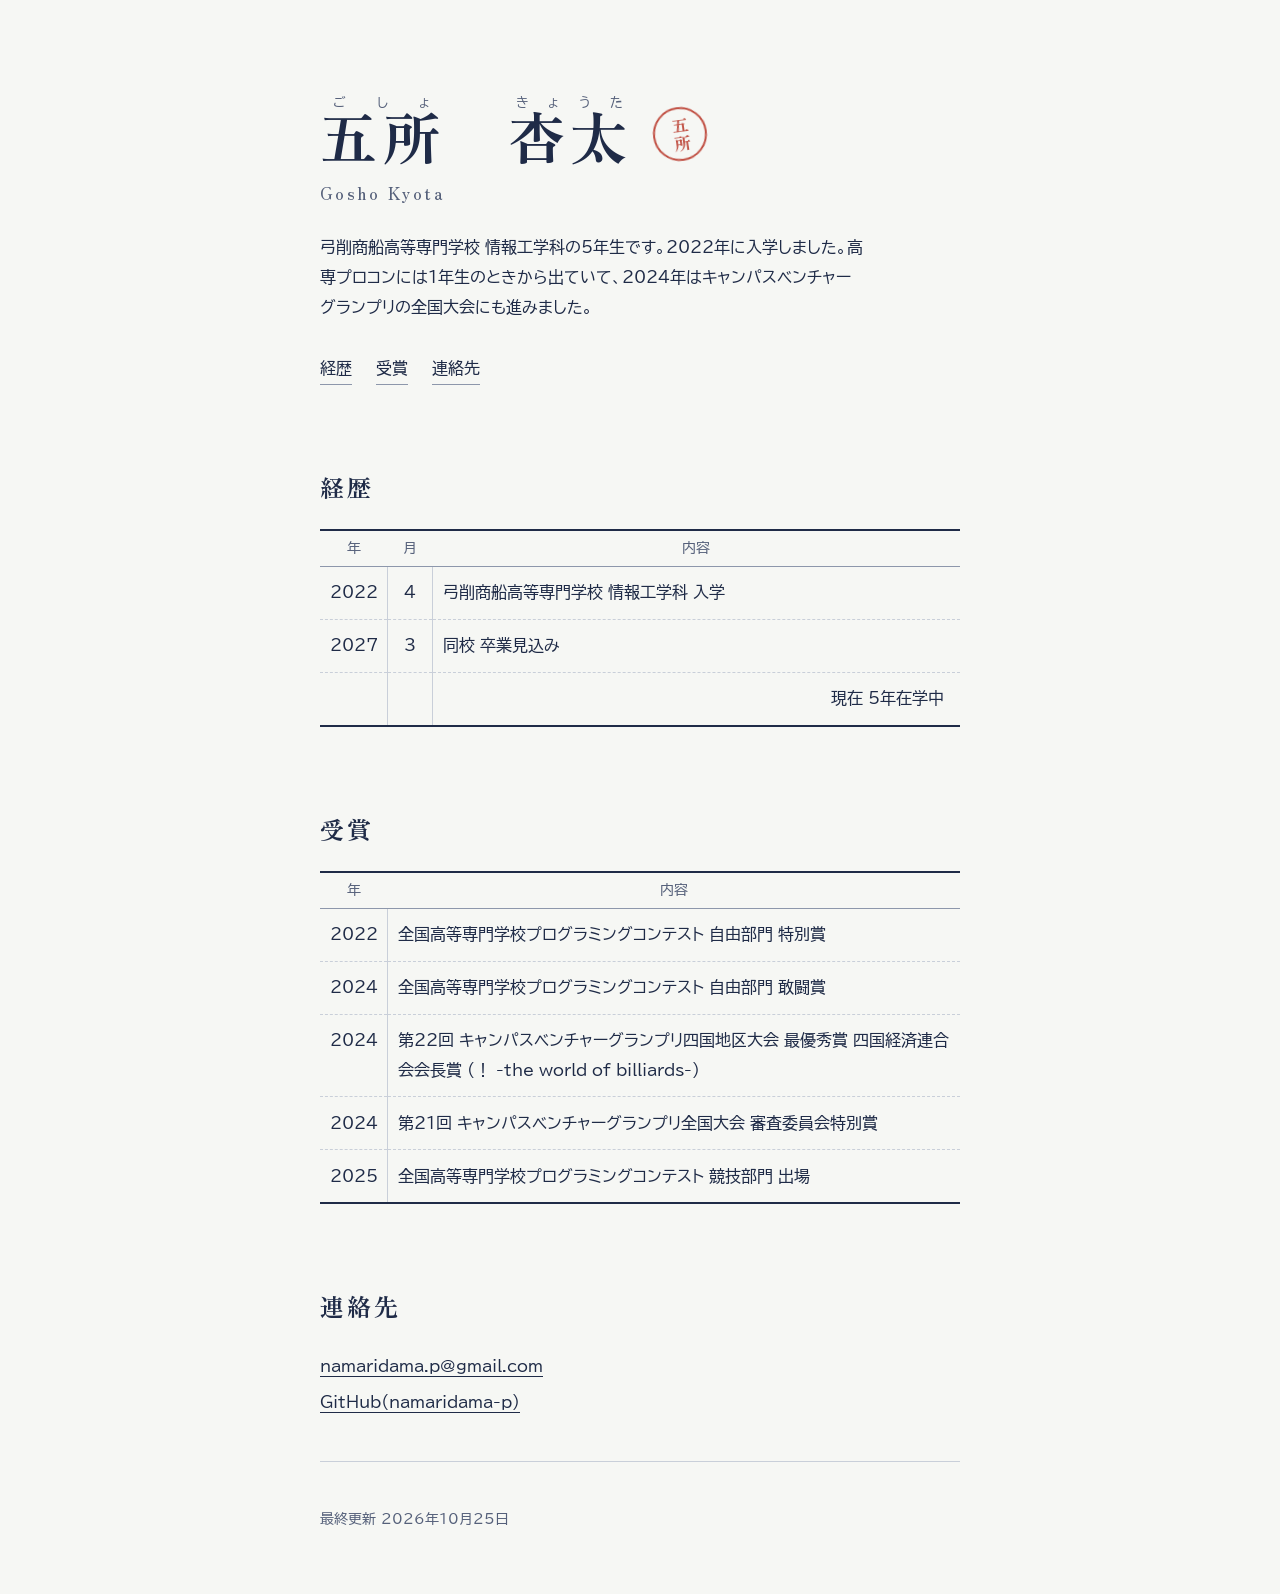
<file: index.html>
<!doctype html>
<html lang="ja">
<head>
  <meta charset="utf-8">
  <meta name="viewport" content="width=device-width, initial-scale=1">

  <title>五所 杏太（Gosho Kyota）| 弓削商船高専 情報工学科</title>
  <meta name="description" content="五所杏太（Gosho Kyota）の経歴ページ。弓削商船高等専門学校 情報工学科の5年生です。高専プロコン自由部門で特別賞・敢闘賞、キャンパスベンチャーグランプリ四国地区で最優秀賞を受賞しました。">
  <link rel="canonical" href="https://namaridama-p.github.io/">
  <meta name="author" content="五所 杏太">
  <meta name="theme-color" content="#f6f7f4" media="(prefers-color-scheme: light)">
  <meta name="theme-color" content="#161b26" media="(prefers-color-scheme: dark)">

  <!-- SNS でシェアされたときの表示（OGP） -->
  <meta property="og:type" content="profile">
  <meta property="og:site_name" content="五所 杏太">
  <meta property="og:title" content="五所 杏太（Gosho Kyota）| 弓削商船高専 情報工学科">
  <meta property="og:description" content="弓削商船高等専門学校 情報工学科の5年生、五所杏太の経歴ページです。">
  <meta property="og:url" content="https://namaridama-p.github.io/">
  <meta property="og:image" content="https://namaridama-p.github.io/assets/og-image.png">
  <meta property="og:image:width" content="1200">
  <meta property="og:image:height" content="630">
  <meta property="og:locale" content="ja_JP">
  <meta property="profile:first_name" content="杏太">
  <meta property="profile:last_name" content="五所">
  <meta name="twitter:card" content="summary_large_image">

  <link rel="icon" href="favicon.svg" type="image/svg+xml">

  <link rel="preconnect" href="https://fonts.googleapis.com">
  <link rel="preconnect" href="https://fonts.gstatic.com" crossorigin>
  <link rel="stylesheet" href="https://fonts.googleapis.com/css2?family=BIZ+UDPGothic:wght@400;700&family=Zen+Old+Mincho:wght@500;700&display=swap">
  <link rel="stylesheet" href="style.css">

  <!-- 検索エンジン向けの構造化データ -->
  <script type="application/ld+json">
  {
    "@context": "https://schema.org",
    "@type": "ProfilePage",
    "dateModified": "2026-10-25",
    "mainEntity": {
      "@type": "Person",
      "name": "五所 杏太",
      "alternateName": "Gosho Kyota",
      "givenName": "杏太",
      "familyName": "五所",
      "url": "https://namaridama-p.github.io/",
      "image": "https://namaridama-p.github.io/assets/og-image.png",
      "affiliation": {
        "@type": "CollegeOrUniversity",
        "name": "弓削商船高等専門学校",
        "department": { "@type": "Organization", "name": "情報工学科" }
      },
      "award": [
        "全国高等専門学校プログラミングコンテスト 自由部門 特別賞（2022年）",
        "全国高等専門学校プログラミングコンテスト 自由部門 敢闘賞（2024年）",
        "第22回 キャンパスベンチャーグランプリ四国地区大会 最優秀賞 四国経済連合会会長賞（2024年）",
        "第21回 キャンパスベンチャーグランプリ全国大会 審査委員会特別賞（2024年）"
      ],
      "sameAs": [
        "https://github.com/namaridama-p"
      ]
    }
  }
  </script>
</head>
<body>
  <a class="skip" href="#main">本文へ移動</a>

  <header class="masthead">
    <div class="name-block">
      <h1>
        <ruby>五所<rt>ごしょ</rt></ruby>&#x3000;<ruby>杏太<rt>きょうた</rt></ruby>
      </h1>
      <span class="seal" aria-hidden="true">五所</span>
    </div>
    <p class="romaji" lang="en">Gosho Kyota</p>
    <p class="lede">
      弓削商船高等専門学校 情報工学科の5年生です。2022年に入学しました。高専プロコンには1年生のときから出ていて、2024年はキャンパスベンチャーグランプリの全国大会にも進みました。
    </p>
    <!-- セクションを表示したら、ここにもリンクを足す -->
    <nav aria-label="ページ内">
      <a href="#history">経歴</a>
      <a href="#awards">受賞</a>
      <a href="#contact">連絡先</a>
    </nav>
  </header>

  <main id="main">

    <section id="history" aria-labelledby="h-history">
      <h2 id="h-history">経歴</h2>
      <table class="rireki">
        <caption class="visually-hidden">学歴（古い順）</caption>
        <thead>
          <tr><th scope="col">年</th><th scope="col">月</th><th scope="col">内容</th></tr>
        </thead>
        <tbody>
          <tr>
            <td><time datetime="2022-04">2022</time></td><td>4</td>
            <td>弓削商船高等専門学校 情報工学科 入学</td>
          </tr>
          <tr>
            <td><time datetime="2027-03">2027</time></td><td>3</td>
            <td>同校 卒業見込み</td>
          </tr>
          <tr class="end"><td></td><td></td><td>現在 5年在学中</td></tr>
        </tbody>
      </table>
    </section>

    <section id="awards" aria-labelledby="h-awards">
      <h2 id="h-awards">受賞</h2>
      <table class="rireki awards">
        <caption class="visually-hidden">受賞歴（古い順）</caption>
        <thead>
          <tr><th scope="col">年</th><th scope="col">内容</th></tr>
        </thead>
        <tbody>
          <tr>
            <td><time datetime="2022">2022</time></td>
            <td>全国高等専門学校プログラミングコンテスト 自由部門 特別賞</td>
          </tr>
          <tr>
            <td><time datetime="2024">2024</time></td>
            <td>全国高等専門学校プログラミングコンテスト 自由部門 敢闘賞</td>
          </tr>
          <tr>
            <td><time datetime="2024">2024</time></td>
            <td>第22回 キャンパスベンチャーグランプリ四国地区大会 最優秀賞 四国経済連合会会長賞 (！ -the world of billiards-)</td>
          </tr>
          <tr>
            <td><time datetime="2024">2024</time></td>
            <td>第21回 キャンパスベンチャーグランプリ全国大会 審査委員会特別賞</td>
          </tr>
          <tr>
            <td><time datetime="2025">2025</time></td>
            <td>全国高等専門学校プログラミングコンテスト 競技部門 出場</td>
          </tr>
          <!-- 高専セキュリティコンテスト：調べたらここに1行ずつ足す
          <tr>
            <td><time datetime="（年）">（年）</time></td>
            <td>高専セキュリティコンテスト （順位・賞）</td>
          </tr>
          -->
        </tbody>
      </table>
    </section>

    <!--
      ▼ やったこと（制作物・研究・コンテスト・インターンなど）
      書けたら、この下のコメントを外して表示する。nav にも <a href="#works">やったこと</a> を足す。
      1件ごとに <details> を1つ。閉じた状態で「何を」、開くと「どうやって・どうなった」。

    <section id="works" aria-labelledby="h-works">
      <h2 id="h-works">やったこと</h2>

      <details class="work">
        <summary>
          <span class="work-title">（作ったものの名前）</span>
          <span class="work-meta">（年）／（授業・部活・個人・コンテスト名など）</span>
        </summary>
        <div class="work-body">
          <p>（何を作ったか。なぜ作ったか。どこで苦労したか。結果どうなったか。数字があれば入れる）</p>
          <p>使ったもの：（言語・ツール）</p>
        </div>
      </details>
    </section>
    -->

    <!--
      ▼ 技術。星やバーで「レベル」を描かず、どのくらい・何に使ったかを書く。
      nav に <a href="#skills">技術</a> を足す。

    <section id="skills" aria-labelledby="h-skills">
      <h2 id="h-skills">技術</h2>
      <dl class="skills">
        <div><dt>（言語名）</dt><dd>（いつから・何に使ったか）</dd></div>
      </dl>
    </section>
    -->

    <section id="contact" aria-labelledby="h-contact">
      <h2 id="h-contact">連絡先</h2>
      <ul class="links">
        <li><a href="mailto:namaridama.p@gmail.com">namaridama.p@gmail.com</a></li>
        <li><a href="https://github.com/namaridama-p" rel="me">GitHub（namaridama-p）</a></li>
      </ul>
    </section>
  </main>

  <footer>
    <p>最終更新 <time datetime="2026-10-25">2026年10月25日</time></p>
  </footer>
</body>
</html>
</file>
<file: style.css>
/*
  色は「紙」と「ブルーブラックのインク」、それに印鑑の朱だけ。
  朱は印鑑にしか使わない（あちこちに使うと安っぽくなる）。
*/
:root {
  --paper: #f6f7f4;
  --ink: #1f2b47;
  --ink-soft: #55607a;
  --rule: #c9cfd9;
  --rule-strong: #8d97ab;
  --seal: #c0392b;
  --focus: #2f6fdb;

  --mincho: "Zen Old Mincho", "Hiragino Mincho ProN", "Yu Mincho", serif;
  --gothic: "BIZ UDPGothic", "Hiragino Sans", "Yu Gothic", "Meiryo", sans-serif;
}

@media (prefers-color-scheme: dark) {
  :root {
    --paper: #161b26;
    --ink: #e3e7ef;
    --ink-soft: #a3acbf;
    --rule: #333c4f;
    --rule-strong: #5b667d;
    --seal: #e0645a;
    --focus: #7aa7ff;
  }
}

*, *::before, *::after { box-sizing: border-box; }

html { -webkit-text-size-adjust: 100%; }

body {
  margin: 0;
  background: var(--paper);
  color: var(--ink);
  font-family: var(--gothic);
  font-size: 1rem;
  line-height: 1.85;
  font-feature-settings: "palt" 0;
  padding: 0 16px;
}

.masthead, main, footer {
  max-width: 40rem;
  margin-inline: auto;
}

a { color: inherit; text-underline-offset: .25em; text-decoration-thickness: 1px; }
a:hover { text-decoration-thickness: 2px; }
:focus-visible { outline: 2px solid var(--focus); outline-offset: 3px; border-radius: 2px; }

.skip {
  position: absolute; left: -9999px;
}
.skip:focus { left: 16px; top: 8px; background: var(--paper); padding: .25rem .5rem; }

.visually-hidden {
  position: absolute; width: 1px; height: 1px; overflow: hidden;
  clip: rect(0 0 0 0); white-space: nowrap;
}

/* ---------- 冒頭 ---------- */
.masthead { padding: clamp(3rem, 10vw, 6rem) 0 2.5rem; }

.name-block {
  display: flex;
  align-items: center;
  gap: 1.25rem;
}

h1 {
  font-family: var(--mincho);
  font-weight: 700;
  font-size: clamp(2.4rem, 9vw, 3.6rem);
  line-height: 1.3;
  letter-spacing: .08em;
  margin: 0;
}
h1 rt {
  font-family: var(--gothic);
  font-size: .22em;
  font-weight: 400;
  letter-spacing: .15em;
  color: var(--ink-soft);
}

/* 印鑑：少し傾けて、少しかすれさせる */
.seal {
  flex: none;
  width: 3.4rem; height: 3.4rem;
  border: 2.5px solid var(--seal);
  border-radius: 50%;
  color: var(--seal);
  font-family: var(--mincho);
  font-weight: 700;
  font-size: 1.05rem;
  line-height: 1.05;
  writing-mode: vertical-rl;
  display: grid; place-items: center;
  transform: rotate(-8deg);
  opacity: .88;
  mix-blend-mode: multiply;
  animation: stamp .45s cubic-bezier(.3, 1.6, .5, 1) .3s both;
}
@media (prefers-color-scheme: dark) { .seal { mix-blend-mode: normal; } }

@keyframes stamp {
  from { transform: rotate(-8deg) scale(1.6); opacity: 0; }
  to   { transform: rotate(-8deg) scale(1);   opacity: .88; }
}

.romaji {
  margin: .25rem 0 0;
  font-family: var(--mincho);
  font-size: 1.1rem;
  letter-spacing: .14em;
  color: var(--ink-soft);
}

.lede {
  margin: 1.5rem 0 2rem;
  max-width: 34em;
}

nav { display: flex; flex-wrap: wrap; gap: .25rem 1.5rem; }
nav a { text-decoration: none; border-bottom: 1px solid var(--rule-strong); }
nav a:hover { border-bottom-color: var(--ink); }

/* ---------- 見出し ---------- */
section { padding: 2.5rem 0; }

h2 {
  font-family: var(--mincho);
  font-weight: 700;
  font-size: 1.5rem;
  letter-spacing: .12em;
  margin: 0 0 1.25rem;
}

/* ---------- 経歴（履歴書の罫線） ---------- */
.rireki {
  width: 100%;
  border-collapse: collapse;
  border-top: 2px solid var(--ink);
  border-bottom: 2px solid var(--ink);
}
.rireki th {
  font-weight: 400;
  font-size: .85rem;
  color: var(--ink-soft);
  padding: .3rem .6rem;
  border-bottom: 1px solid var(--rule-strong);
  text-align: center;
}
.rireki td {
  padding: .7rem .6rem;
  border-bottom: 1px dashed var(--rule);
  vertical-align: top;
}
.rireki td:nth-child(1),
.rireki td:nth-child(2) {
  text-align: center;
  font-variant-numeric: tabular-nums;
  border-right: 1px solid var(--rule);
  white-space: nowrap;
}
.rireki th:nth-child(1), .rireki td:nth-child(1) { width: 4.2em; }
.rireki th:nth-child(2), .rireki td:nth-child(2) { width: 2.8em; }
/* 受賞の表は「月」がないので2列目を本文扱いに戻す */
.rireki.awards td:nth-child(2) {
  text-align: left;
  border-right: 0;
  white-space: normal;
}
.rireki.awards th:nth-child(2), .rireki.awards td:nth-child(2) { width: auto; }

.rireki .note {
  display: block;
  font-size: .9rem;
  color: var(--ink-soft);
  margin-top: .2rem;
}
.rireki tr.end td { border-bottom: 0; }
.rireki tr.end td:last-child { text-align: right; padding-right: 1rem; }

/* ---------- やったこと ---------- */
.work { border-bottom: 1px solid var(--rule); }
.work:first-of-type { border-top: 1px solid var(--rule); }

.work summary {
  list-style: none;
  cursor: pointer;
  padding: 1rem 2rem 1rem 0;
  position: relative;
  display: flex;
  flex-wrap: wrap;
  align-items: baseline;
  gap: .1rem 1rem;
}
.work summary::-webkit-details-marker { display: none; }
.work summary::after {
  content: "";
  position: absolute; right: .4rem; top: 1.45rem;
  width: .5rem; height: .5rem;
  border-right: 1.5px solid var(--ink-soft);
  border-bottom: 1.5px solid var(--ink-soft);
  transform: rotate(45deg);
  transition: transform .2s;
}
.work[open] summary::after { transform: rotate(-135deg); top: 1.7rem; }

.work-title { font-weight: 700; }
.work-meta { font-size: .85rem; color: var(--ink-soft); }

.work-body { padding: 0 0 1.25rem; }
.work-body p { margin: 0 0 .6rem; }
.work-body p:last-child { font-size: .9rem; color: var(--ink-soft); }

/* ---------- 技術 ---------- */
.skills { margin: 0; }
.skills > div {
  display: grid;
  grid-template-columns: 8.5rem 1fr;
  gap: 1rem;
  padding: .5rem 0;
  border-bottom: 1px dashed var(--rule);
}
.skills dt { font-weight: 700; }
.skills dd { margin: 0; }

/* ---------- 連絡先 ---------- */
.links { padding: 0; margin: 1rem 0 0; list-style: none; }
.links li { padding: .2rem 0; }

footer {
  padding: 2rem 0 3rem;
  font-size: .85rem;
  color: var(--ink-soft);
  border-top: 1px solid var(--rule);
}

@media (max-width: 480px) {
  .skills > div { grid-template-columns: 1fr; gap: 0; }
  .rireki td, .rireki th { padding-inline: .35rem; }
  .seal { width: 2.8rem; height: 2.8rem; font-size: .9rem; }
}

@media (prefers-reduced-motion: reduce) {
  .seal { animation: none; }
  .work summary::after { transition: none; }
}

@media print {
  body { background: #fff; }
  nav, .skip { display: none; }
  .seal { animation: none; }
}
</file>
